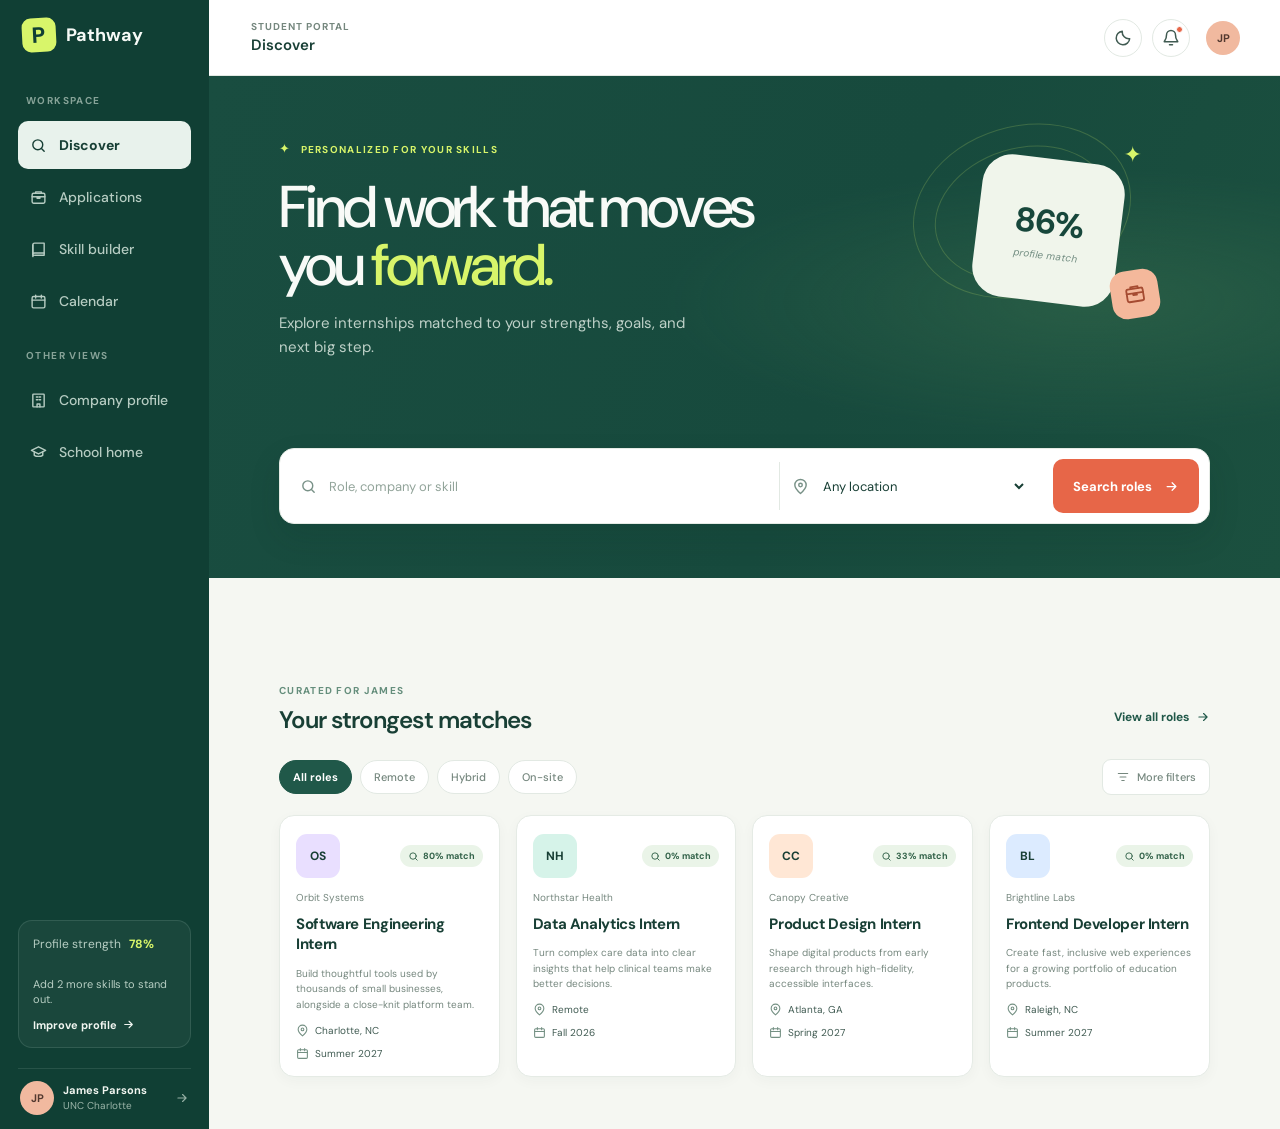
<file: index.html>
<!doctype html>
<html lang="en">
<head>
  <meta charset="utf-8">
  <meta name="viewport" content="width=device-width, initial-scale=1">
  <title>Pathway — Student Portal</title>
  <link rel="preconnect" href="https://fonts.googleapis.com">
  <link href="https://fonts.googleapis.com/css2?family=DM+Sans:opsz,wght@9..40,400;9..40,500;9..40,700&display=swap" rel="stylesheet">
  <link rel="stylesheet" href="styles.css">
</head>
<body>
  <div id="app"></div>
  <script src="confetti.js"></script>
  <script src="app.js"></script>
</body>
</html>
</file>
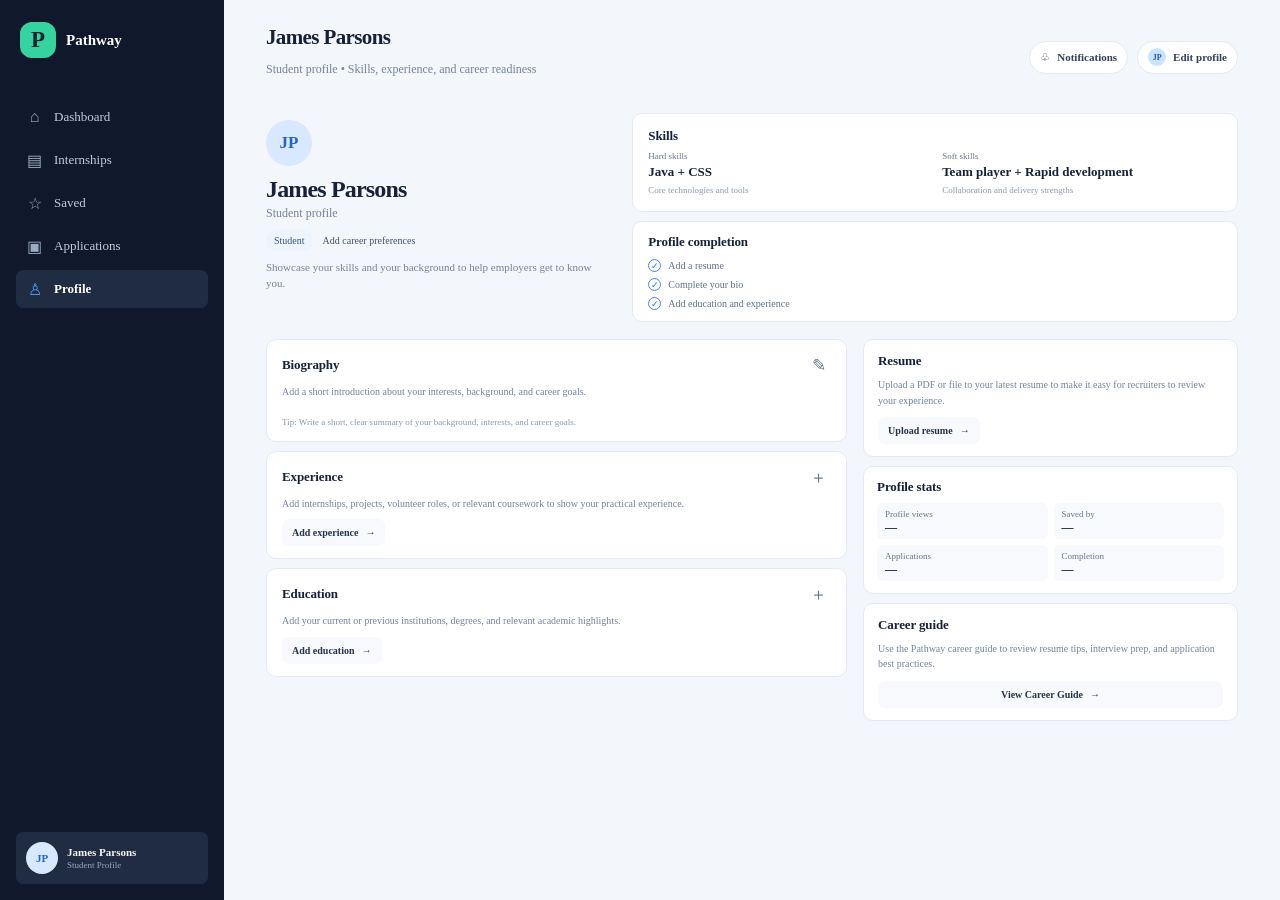
<file: profile-mockup.html>
<!doctype html>
<html lang="en">
<head>
  <meta charset="utf-8">
  <meta name="viewport" content="width=device-width, initial-scale=1">
  <meta name="description" content="Pathway student profile mockup">
  <title>My Profile — Pathway</title>
  <link rel="preconnect" href="https://fonts.googleapis.com">
  <link rel="preconnect" href="https://fonts.gstatic.com" crossorigin>
  <link href="https://fonts.googleapis.com/css2?family=DM+Sans:wght@400;500;600;700&display=swap" rel="stylesheet">
  <link rel="stylesheet" href="profile-mockup.css">
  <script src="profile-mockup.js" defer></script>
  <script src="confetti.js" defer></script>
</head>
<body>
  <div class="app-shell">
    <aside class="sidebar" aria-label="Main navigation">
      <a class="brand" href="index.html" aria-label="Pathway home">
        <span class="brand-mark" aria-hidden="true">P</span>
        <span>Pathway</span>
      </a>
      <nav class="navigation">
        <a class="nav-link" href="index.html"><span class="nav-icon" aria-hidden="true">⌂</span>Dashboard</a>
        <a class="nav-link" href="index.html"><span class="nav-icon" aria-hidden="true">▤</span>Internships</a>
        <a class="nav-link" href="index.html"><span class="nav-icon" aria-hidden="true">☆</span>Saved</a>
        <a class="nav-link" href="index.html"><span class="nav-icon" aria-hidden="true">▣</span>Applications</a>
        <a class="nav-link active" href="profile-mockup.html" aria-current="page"><span class="nav-icon" aria-hidden="true">♙</span>Profile</a>
      </nav>
      <div class="sidebar-account">
        <span class="avatar avatar-small" aria-hidden="true">JP</span>
        <span class="sidebar-account__text"><strong data-name>James Parsons</strong><small>Student Profile</small></span>
      </div>
    </aside>
 
    <main class="main-content">
      <header class="page-header">
        <div>
          <h1 data-name>James Parsons</h1>
          <p>Student profile <span aria-hidden="true">•</span> Skills, experience, and career readiness</p>
        </div>
        <div class="header-actions">
          <button class="button button-light button-compact" type="button" data-action="notifications">
            <span aria-hidden="true">♧</span> Notifications
          </button>
          <button class="button button-light button-compact" type="button" data-action="edit-profile">
            <span class="button-avatar" aria-hidden="true">JP</span> Edit profile
          </button>
        </div>
      </header>
 
      <div class="profile-layout">
        <section class="profile-overview" aria-label="Profile overview">
          <div class="identity">
            <span class="avatar avatar-large" aria-hidden="true">JP</span>
            <h2 data-name>James Parsons</h2>
            <p class="muted" data-school>Student profile</p>
            <div class="identity-actions">
              <span class="tag">Student</span>
              <button class="text-button" type="button" data-action="edit-profile">Add career preferences</button>
            </div>
            <p class="identity-hint">Showcase your skills and your background to help employers get to know you.</p>
          </div>
 
          <div class="overview-cards">
            <section class="panel skills-panel" aria-labelledby="skills-title">
              <h3 id="skills-title">Skills</h3>
              <div class="skills-columns">
                <div>
                  <p class="field-label">Hard skills</p>
                  <p class="skill-values" data-hard-skills>Java + CSS</p>
                  <p class="helper-text">Core technologies and tools</p>
                </div>
                <div>
                  <p class="field-label">Soft skills</p>
                  <p class="skill-values" data-soft-skills>Team player + Rapid development</p>
                  <p class="helper-text">Collaboration and delivery strengths</p>
                </div>
              </div>
            </section>
 
            <section class="panel completion-panel" aria-labelledby="completion-title">
              <h3 id="completion-title">Profile completion</h3>
              <ul class="completion-list">
                <li class="is-complete"><span class="check" aria-hidden="true">✓</span><span>Add a resume</span></li>
                <li class="is-complete"><span class="check" aria-hidden="true">✓</span><span>Complete your bio</span></li>
                <li class="is-complete"><span class="check" aria-hidden="true">✓</span><span>Add education and experience</span></li>
              </ul>
            </section>
          </div>
        </section>
 
        <div class="detail-grid">
          <div class="detail-main">
            <section class="panel detail-panel" aria-labelledby="bio-title">
              <div class="section-heading">
                <h3 id="bio-title">Biography</h3>
                <button class="icon-button" type="button" aria-label="Edit biography" data-action="edit-profile">✎</button>
              </div>
              <p class="detail-copy" data-bio>Add a short introduction about your interests, background, and career goals.</p>
              <div class="preferences" data-preferences hidden></div>
              <p class="helper-text">Tip: Write a short, clear summary of your background, interests, and career goals.</p>
            </section>
 
            <section class="panel detail-panel" aria-labelledby="experience-title">
              <div class="section-heading">
                <h3 id="experience-title">Experience</h3>
                <button class="icon-button" type="button" aria-label="Add experience" data-action="add-experience">＋</button>
              </div>
              <div data-experience-list>
                <p class="detail-copy">Add internships, projects, volunteer roles, or relevant coursework to show your practical experience.</p>
              </div>
              <button class="button button-subtle button-small" type="button" data-action="add-experience">Add experience <span aria-hidden="true">→</span></button>
            </section>
 
            <section class="panel detail-panel" aria-labelledby="education-title">
              <div class="section-heading">
                <h3 id="education-title">Education</h3>
                <button class="icon-button" type="button" aria-label="Add education" data-action="add-education">＋</button>
              </div>
              <div data-education-list>
                <p class="detail-copy">Add your current or previous institutions, degrees, and relevant academic highlights.</p>
              </div>
              <button class="button button-subtle button-small" type="button" data-action="add-education">Add education <span aria-hidden="true">→</span></button>
            </section>
          </div>
 
          <aside class="detail-aside" aria-label="Profile resources">
            <section class="panel resource-panel" aria-labelledby="resume-title">
              <h3 id="resume-title">Resume</h3>
              <p class="detail-copy" data-resume-copy>Upload a PDF or file to your latest resume to make it easy for recruiters to review your experience.</p>
              <label class="button button-subtle button-small upload-button" for="resume-upload">Upload resume <span aria-hidden="true">→</span></label>
              <input id="resume-upload" class="visually-hidden" type="file" accept=".pdf,.doc,.docx">
            </section>
 
            <section class="panel stats-panel" aria-labelledby="stats-title">
              <h3 id="stats-title">Profile stats</h3>
              <div class="stats-grid">
                <div class="stat"><span>Profile views</span><strong>—</strong></div>
                <div class="stat"><span>Saved by</span><strong>—</strong></div>
                <div class="stat"><span>Applications</span><strong>—</strong></div>
                <div class="stat"><span>Completion</span><strong>—</strong></div>
              </div>
            </section>
 
            <section class="panel resource-panel career-panel" aria-labelledby="career-title">
              <h3 id="career-title">Career guide</h3>
              <p class="detail-copy">Use the Pathway career guide to review resume tips, interview prep, and application best practices.</p>
              <button class="button button-subtle button-small career-button" type="button" data-action="career-guide">View Career Guide <span aria-hidden="true">→</span></button>
            </section>
          </aside>
        </div>
      </div>
      <div class="toast" role="status" aria-live="polite" hidden></div>
    </main>
  </div>
 
  <dialog class="edit-dialog" aria-labelledby="dialog-title">
    <form method="dialog" class="dialog-form" id="profile-form">
      <div class="dialog-heading">
        <div><p class="eyebrow">Your Pathway profile</p><h2 id="dialog-title">Edit profile</h2></div>
        <button class="icon-button" type="button" aria-label="Close dialog" data-action="close-dialog">×</button>
      </div>
      <div class="form-fields" data-form-fields></div>
      <div class="dialog-actions">
        <button class="button button-light" type="button" data-action="close-dialog">Cancel</button>
        <button class="button button-primary" type="submit">Save changes</button>
      </div>
    </form>
  </dialog>
</body>
</html>
</file>
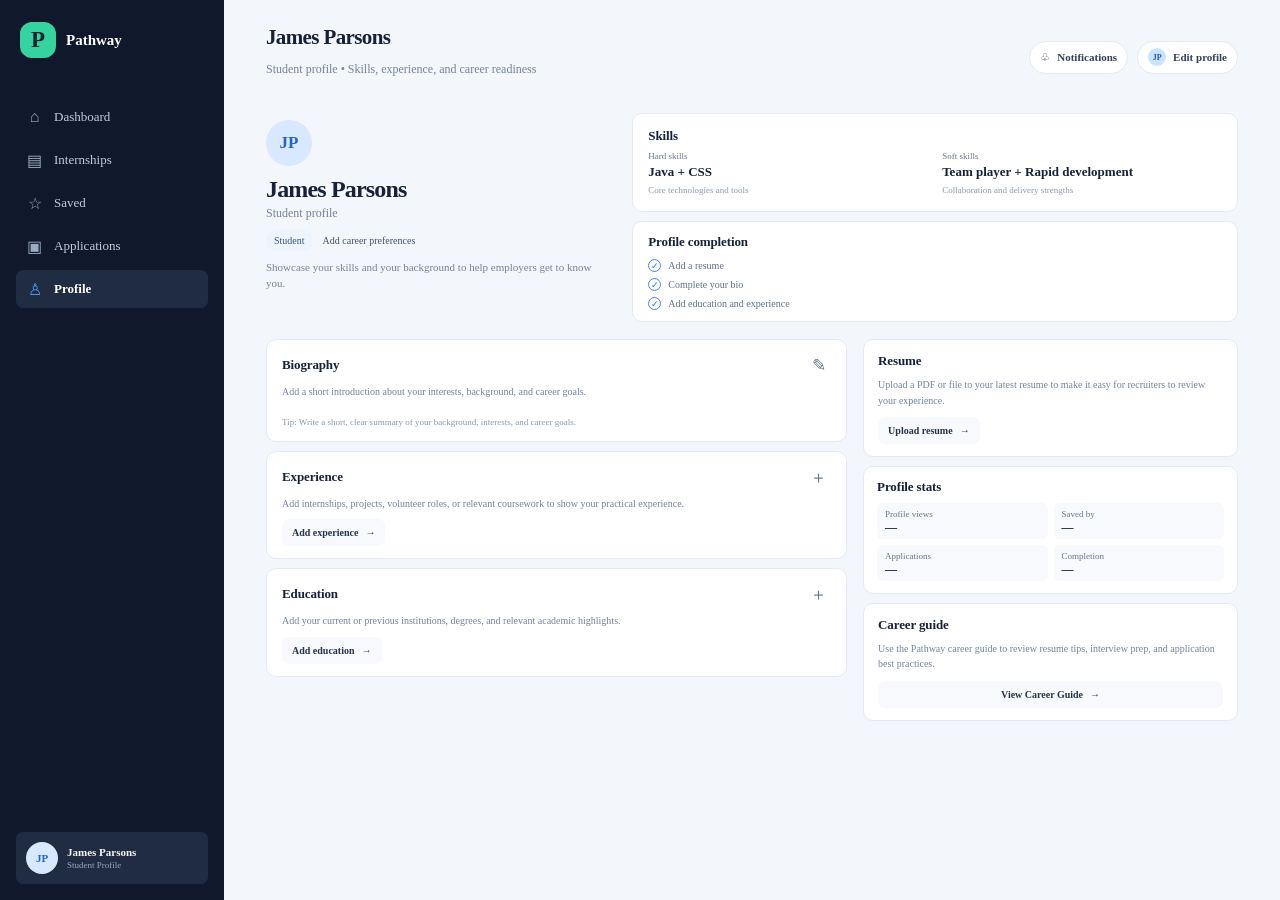
<file: profile-skill-mockup.html>
<!doctype html>
<html lang="en">
<head>
  <meta charset="utf-8">
  <meta name="viewport" content="width=device-width, initial-scale=1">
  <meta name="description" content="Pathway student profile mockup">
  <title>My Profile — Pathway</title>
  <link rel="preconnect" href="https://fonts.googleapis.com">
  <link rel="preconnect" href="https://fonts.gstatic.com" crossorigin>
  <link href="https://fonts.googleapis.com/css2?family=DM+Sans:wght@400;500;600;700&display=swap" rel="stylesheet">
  <link rel="stylesheet" href="profile-mockup.css">
  <script src="profile-mockup.js" defer></script>
  <script src="confetti.js" defer></script>
</head>
<body>
  <div class="app-shell">
    <aside class="sidebar" aria-label="Main navigation">
      <a class="brand" href="index.html" aria-label="Pathway home">
        <span class="brand-mark" aria-hidden="true">P</span>
        <span>Pathway</span>
      </a>
      <nav class="navigation">
        <a class="nav-link" href="index.html"><span class="nav-icon" aria-hidden="true">⌂</span>Dashboard</a>
        <a class="nav-link" href="index.html"><span class="nav-icon" aria-hidden="true">▤</span>Internships</a>
        <a class="nav-link" href="index.html"><span class="nav-icon" aria-hidden="true">☆</span>Saved</a>
        <a class="nav-link" href="index.html"><span class="nav-icon" aria-hidden="true">▣</span>Applications</a>
        <a class="nav-link active" href="profile-mockup.html" aria-current="page"><span class="nav-icon" aria-hidden="true">♙</span>Profile</a>
      </nav>
      <div class="sidebar-account">
        <span class="avatar avatar-small" aria-hidden="true">JP</span>
        <span class="sidebar-account__text"><strong data-name>James Parsons</strong><small>Student Profile</small></span>
      </div>
    </aside>
 
    <main class="main-content">
      <header class="page-header">
        <div>
          <h1 data-name>James Parsons</h1>
          <p>Student profile <span aria-hidden="true">•</span> Skills, experience, and career readiness</p>
        </div>
        <div class="header-actions">
          <button class="button button-light button-compact" type="button" data-action="notifications">
            <span aria-hidden="true">♧</span> Notifications
          </button>
          <button class="button button-light button-compact" type="button" data-action="edit-profile">
            <span class="button-avatar" aria-hidden="true">JP</span> Edit profile
          </button>
        </div>
      </header>
 
      <div class="profile-layout">
        <section class="profile-overview" aria-label="Profile overview">
          <div class="identity">
            <span class="avatar avatar-large" aria-hidden="true">JP</span>
            <h2 data-name>James Parsons</h2>
            <p class="muted" data-school>Student profile</p>
            <div class="identity-actions">
              <span class="tag">Student</span>
              <button class="text-button" type="button" data-action="edit-profile">Add career preferences</button>
            </div>
            <p class="identity-hint">Showcase your skills and your background to help employers get to know you.</p>
          </div>
 
          <div class="overview-cards">
            <section class="panel skills-panel" aria-labelledby="skills-title">
              <h3 id="skills-title">Skills</h3>
              <div class="skills-columns">
                <div>
                  <p class="field-label">Hard skills</p>
                  <p class="skill-values" data-hard-skills>Java + CSS</p>
                  <p class="helper-text">Core technologies and tools</p>
                </div>
                <div>
                  <p class="field-label">Soft skills</p>
                  <p class="skill-values" data-soft-skills>Team player + Rapid development</p>
                  <p class="helper-text">Collaboration and delivery strengths</p>
                </div>
              </div>
            </section>
 
            <section class="panel completion-panel" aria-labelledby="completion-title">
              <h3 id="completion-title">Profile completion</h3>
              <ul class="completion-list">
                <li class="is-complete"><span class="check" aria-hidden="true">✓</span><span>Add a resume</span></li>
                <li class="is-complete"><span class="check" aria-hidden="true">✓</span><span>Complete your bio</span></li>
                <li class="is-complete"><span class="check" aria-hidden="true">✓</span><span>Add education and experience</span></li>
              </ul>
            </section>
          </div>
        </section>
 
        <div class="detail-grid">
          <div class="detail-main">
            <section class="panel detail-panel" aria-labelledby="bio-title">
              <div class="section-heading">
                <h3 id="bio-title">Biography</h3>
                <button class="icon-button" type="button" aria-label="Edit biography" data-action="edit-profile">✎</button>
              </div>
              <p class="detail-copy" data-bio>Add a short introduction about your interests, background, and career goals.</p>
              <div class="preferences" data-preferences hidden></div>
              <p class="helper-text">Tip: Write a short, clear summary of your background, interests, and career goals.</p>
            </section>
 
            <section class="panel detail-panel" aria-labelledby="experience-title">
              <div class="section-heading">
                <h3 id="experience-title">Experience</h3>
                <button class="icon-button" type="button" aria-label="Add experience" data-action="add-experience">＋</button>
              </div>
              <div data-experience-list>
                <p class="detail-copy">Add internships, projects, volunteer roles, or relevant coursework to show your practical experience.</p>
              </div>
              <button class="button button-subtle button-small" type="button" data-action="add-experience">Add experience <span aria-hidden="true">→</span></button>
            </section>
 
            <section class="panel detail-panel" aria-labelledby="education-title">
              <div class="section-heading">
                <h3 id="education-title">Education</h3>
                <button class="icon-button" type="button" aria-label="Add education" data-action="add-education">＋</button>
              </div>
              <div data-education-list>
                <p class="detail-copy">Add your current or previous institutions, degrees, and relevant academic highlights.</p>
              </div>
              <button class="button button-subtle button-small" type="button" data-action="add-education">Add education <span aria-hidden="true">→</span></button>
            </section>
          </div>
 
          <aside class="detail-aside" aria-label="Profile resources">
            <section class="panel resource-panel" aria-labelledby="resume-title">
              <h3 id="resume-title">Resume</h3>
              <p class="detail-copy" data-resume-copy>Upload a PDF or file to your latest resume to make it easy for recruiters to review your experience.</p>
              <label class="button button-subtle button-small upload-button" for="resume-upload">Upload resume <span aria-hidden="true">→</span></label>
              <input id="resume-upload" class="visually-hidden" type="file" accept=".pdf,.doc,.docx">
            </section>
 
            <section class="panel stats-panel" aria-labelledby="stats-title">
              <h3 id="stats-title">Profile stats</h3>
              <div class="stats-grid">
                <div class="stat"><span>Profile views</span><strong>—</strong></div>
                <div class="stat"><span>Saved by</span><strong>—</strong></div>
                <div class="stat"><span>Applications</span><strong>—</strong></div>
                <div class="stat"><span>Completion</span><strong>—</strong></div>
              </div>
            </section>
 
            <section class="panel resource-panel career-panel" aria-labelledby="career-title">
              <h3 id="career-title">Career guide</h3>
              <p class="detail-copy">Use the Pathway career guide to review resume tips, interview prep, and application best practices.</p>
              <button class="button button-subtle button-small career-button" type="button" data-action="career-guide">View Career Guide <span aria-hidden="true">→</span></button>
            </section>
          </aside>
        </div>
      </div>
      <div class="toast" role="status" aria-live="polite" hidden></div>
    </main>
  </div>
 
  <dialog class="edit-dialog" aria-labelledby="dialog-title">
    <form method="dialog" class="dialog-form" id="profile-form">
      <div class="dialog-heading">
        <div><p class="eyebrow">Your Pathway profile</p><h2 id="dialog-title">Edit profile</h2></div>
        <button class="icon-button" type="button" aria-label="Close dialog" data-action="close-dialog">×</button>
      </div>
      <div class="form-fields" data-form-fields></div>
      <div class="dialog-actions">
        <button class="button button-light" type="button" data-action="close-dialog">Cancel</button>
        <button class="button button-primary" type="submit">Save changes</button>
      </div>
    </form>
  </dialog>
</body>
</html>
</file>
<file: styles.css>
:root {
  --bg: #F5F7F2;
  --surface: #FFFFFF;
  --ink: #183F35;
  --ink-2: #405B52;
  --muted: #75877E;
  --line: #E2E9E3;
  --soft: #EEF3EF;
  --accent: #205849;
  --accent-dark: #123F34;
  --accent-soft: #E5F1EB;
  --warn: #A55225;
  --warn-soft: #FBEADD;
  --control-border: #D9E2DC;
  --field-border: #D9E2DC;
  --nav-hover: #25594D;
  --sidebar: #103F34;
  --highlight: #D8F56A;
  --coral: #E76648;
  --coral-hover: #D9573A;
  --card-shadow: 0 8px 26px rgba(24, 63, 53, .045);
  --avatar-bg: #CFE6F5;
  --avatar-ink: #1E5A84;
  color-scheme: light;
}

:root[data-theme="dark"] {
  --bg: #151E1A;
  --surface: #202B25;
  --ink: #EAF2EB;
  --ink-2: #C2D2C7;
  --muted: #9BAEA2;
  --line: #36483D;
  --soft: #2B3A31;
  --accent: #8AD5A8;
  --accent-dark: #B5E8C7;
  --accent-soft: #263D30;
  --warn: #FFC18F;
  --warn-soft: #493426;
  --control-border: #45574A;
  --field-border: #45574A;
  --nav-hover: #25594D;
  --sidebar: #0C3028;
  --highlight: #D8F56A;
  --coral: #E76648;
  --coral-hover: #D9573A;
  --card-shadow: 0 8px 26px rgba(0, 0, 0, .14);
  --avatar-bg: #294354;
  --avatar-ink: #B4DDF5;
  color-scheme: dark;
}

* { box-sizing: border-box; }
body { margin: 0; min-height: 100vh; background: var(--bg); color: var(--ink); font-family: 'DM Sans', system-ui, sans-serif; }
button, input, select, textarea { font: inherit; color: inherit; }
h1, h2, p { margin: 0; }
a { color: var(--accent); }

.sr-only { position: absolute; width: 1px; height: 1px; overflow: hidden; clip: rect(0 0 0 0); white-space: nowrap; }

/* Layout */
.shell { min-height: 100vh; display: flex; align-items: stretch; position: relative; }
.sidebar { flex: 0 0 clamp(170px, 16.3vw, 248px); width: clamp(170px, 16.3vw, 248px); min-height: 100vh; padding: 18px 18px 14px; background: var(--sidebar); color: #E9F1EB; display: flex; flex-direction: column; gap: 4px; }
.brand { display: flex; align-items: center; gap: 10px; padding: 0 4px 24px; font-weight: 700; font-size: 18px; color: #F6FAF6; border: 0; background: transparent; cursor: pointer; text-align: left; }
.brand-mark { width: 34px; height: 34px; display: grid; place-items: center; border-radius: 9px; background: var(--highlight); color: var(--sidebar); font-size: 22px; font-weight: 800; transform: rotate(-3deg); }
.nav-label { font-size: 12px; font-weight: 700; letter-spacing: .06em; text-transform: uppercase; color: var(--muted); padding: 8px 12px; }
.nav-label.spaced { padding-top: 20px; }
.content { flex: 999 1 560px; min-width: 0; display: flex; flex-direction: column; }
.topbar { min-height: 76px; display: flex; align-items: center; justify-content: space-between; gap: 16px; padding: 12px 42px; border-bottom: 1px solid var(--line); background: var(--surface); }
.topbar-title { display: flex; flex-direction: column; gap: 2px; }
.topbar-title > span { font-size: 10px; color: var(--muted); font-weight: 700; letter-spacing: .1em; text-transform: uppercase; }
.crumb { font-size: 15px; color: var(--ink); font-weight: 600; }
main { padding: 32px; max-width: 1200px; width: 100%; }
.stack { display: flex; flex-direction: column; gap: 20px; }
.stack-sm { display: flex; flex-direction: column; gap: 12px; }
.grid { display: grid; grid-template-columns: repeat(auto-fit, minmax(240px, 1fr)); gap: 20px; align-items: start; }
.grid-wide { display: grid; grid-template-columns: repeat(auto-fit, minmax(280px, 1fr)); gap: 20px; align-items: start; }
.row { display: flex; gap: 12px; flex-wrap: wrap; align-items: center; }
.between { justify-content: space-between; }

/* Components */
.card { background: var(--surface); border: 1px solid var(--line); border-radius: 14px; padding: 24px; }
.card.lg { padding: 32px; }
.btn { display: inline-flex; align-items: center; justify-content: center; gap: 8px; min-height: 44px; padding: 0 18px; border-radius: 10px; border: 1px solid var(--control-border); background: var(--surface); cursor: pointer; font-weight: 500; }
.btn:hover { background: var(--soft); }
.btn-primary { background: var(--accent); border-color: var(--accent); color: #fff; }
.btn-primary:hover { background: var(--accent-dark); }
.link { background: none; border: 0; padding: 0; min-height: 44px; color: var(--accent); font-weight: 500; cursor: pointer; text-decoration: underline; text-underline-offset: 3px; text-align: left; }
.link.tight { min-height: 32px; }
.nav { display: flex; align-items: center; gap: 12px; width: 100%; min-height: 44px; padding: 0 12px; border: 0; border-radius: 10px; background: transparent; cursor: pointer; text-align: left; font-weight: 500; }
.nav:hover { background: var(--nav-hover); }
.nav.active { background: var(--accent-soft); color: var(--accent-dark); }
.chip { display: inline-flex; align-items: center; gap: 6px; padding: 4px 10px; border-radius: 999px; background: var(--soft); font-size: 14px; }
.chip.ok { background: var(--accent-soft); color: var(--accent-dark); }
.chip.warn { background: var(--warn-soft); color: var(--warn); }
.chip.big { padding: 10px 16px; font-weight: 500; }
.chips { display: flex; flex-wrap: wrap; gap: 8px; }
.field { min-height: 44px; padding: 0 12px; border: 1px solid var(--field-border); border-radius: 10px; background: var(--surface); width: 100%; }
.label { font-weight: 500; }
.muted { color: var(--muted); }
.body { line-height: 1.6; color: var(--ink-2); }
.eyebrow { font-size: 13px; font-weight: 700; text-transform: uppercase; letter-spacing: .05em; color: var(--muted); }
.match { font-size: 14px; font-weight: 500; color: var(--accent); }

.row-btn { display: flex; gap: 16px; align-items: flex-start; width: 100%; text-align: left; padding: 20px; border: 1px solid var(--line); border-radius: 14px; background: var(--surface); cursor: pointer; }
.row-btn:hover { border-color: var(--accent); }
.row-btn.col { flex-direction: column; gap: 12px; }
.logo { flex: none; border-radius: 12px; display: flex; align-items: center; justify-content: center; font-weight: 700; }
.avatar { flex: none; border-radius: 50%; background: var(--avatar-bg); display: flex; align-items: center; justify-content: center; color: var(--avatar-ink); font-weight: 700; }

.toast { margin: 20px 32px 0; padding: 12px 16px; border-radius: 12px; background: var(--accent-soft); color: var(--accent-dark); display: flex; align-items: center; justify-content: space-between; gap: 12px; font-weight: 500; }
.toast .link { color: var(--accent-dark); }

.skill-row { display: flex; align-items: center; justify-content: space-between; gap: 12px; padding: 10px 0; border-top: 1px solid var(--line); }

/* Calendar */
.cal-head, .cal-grid { display: grid; grid-template-columns: repeat(7, minmax(0, 1fr)); gap: 6px; }
.cal-head { font-size: 13px; font-weight: 700; color: var(--muted); text-align: center; }
.day { aspect-ratio: 1 / 1; min-height: 44px; border: 1px solid var(--line); border-radius: 10px; background: var(--surface); cursor: pointer; display: flex; flex-direction: column; align-items: flex-start; justify-content: space-between; padding: 8px; font-weight: 500; }
.day:hover { border-color: var(--accent); }
.day.today { border-color: var(--ink); }
.day.selected { background: var(--accent); color: #fff; border-color: var(--accent); }
.dot { width: 8px; height: 8px; border-radius: 50%; background: var(--accent); }
.day.selected .dot { background: #fff; }
.event { padding: 12px; border-radius: 10px; background: var(--accent-soft); }
.mini { display: grid; grid-template-columns: repeat(7, minmax(0, 1fr)); gap: 2px; font-size: 13px; text-align: center; }
.mini span { padding: 6px 0; border-radius: 6px; }
.mini .has { background: var(--accent-soft); color: var(--accent-dark); font-weight: 700; }
.mini .today { outline: 1px solid var(--ink); }
.note { padding: 12px; border-radius: 10px; background: var(--soft); line-height: 1.5; }

/* Modal */
.overlay { position: fixed; inset: 0; background: rgba(27, 29, 26, .45); display: flex; align-items: flex-start; justify-content: center; padding: 96px 16px; }
.modal { width: 100%; max-width: 480px; }
.chip-x { border: 0; background: transparent; cursor: pointer; width: 28px; height: 28px; border-radius: 50%; }
.chip-x:hover { background: rgba(0, 0, 0, .08); }

@media (max-width: 640px) {
  main { padding: 20px 16px; }
  .topbar { padding: 12px 16px; }
  .topbar-actions { gap: 8px; }
  .topbar-actions .btn { padding-right: 10px; padding-left: 10px; }
  .toast { margin: 16px 16px 0; }
}

/* Pathway discovery shell */
.nav-label { color: #87A398; font-size: 10px; letter-spacing: .14em; padding: 14px 8px 10px; }
.nav-label.spaced { padding-top: 20px; }
.nav {
  color: #B6CCC2;
  min-height: 48px;
  gap: 12px;
  padding: 0 12px;
  font-size: 14px;
  font-weight: 500;
}
.nav svg { width: 17px; height: 17px; flex: none; }
.nav:hover { color: #fff; background: var(--nav-hover); }
.nav.active { color: #173F35; background: #E8F2EC; font-weight: 700; }
.sidebar-spacer { flex: 1 1 auto; min-height: 20px; }
.profile-strength {
  display: flex;
  flex-direction: column;
  gap: 10px;
  margin: 0 0 16px;
  padding: 15px 14px;
  border: 1px solid rgba(200, 230, 215, .13);
  border-radius: 14px;
  color: #B7CEC3;
  background: rgba(255, 255, 255, .045);
  text-align: left;
  cursor: pointer;
}
.profile-strength:hover { background: rgba(255, 255, 255, .09); }
.profile-strength__heading { display: flex; justify-content: space-between; gap: 8px; font-size: 12px; }
.profile-strength__heading strong { color: var(--highlight); }
.profile-strength__track { height: 5px; overflow: hidden; border-radius: 99px; background: rgba(255, 255, 255, .16); }
.profile-strength__track span { display: block; height: 100%; border-radius: inherit; background: var(--highlight); }
.profile-strength__hint { max-width: 170px; font-size: 11px; line-height: 1.4; }
.profile-strength__link { display: inline-flex; align-items: center; gap: 5px; color: #F1F6F1; font-size: 11px; font-weight: 700; }
.profile-strength__link svg { width: 13px; height: 13px; }
.sidebar-user {
  display: flex;
  align-items: center;
  gap: 9px;
  width: 100%;
  min-width: 0;
  padding: 12px 2px 0;
  border: 0;
  border-top: 1px solid rgba(200, 230, 215, .12);
  color: #F1F6F1;
  background: transparent;
  text-align: left;
  cursor: pointer;
}
.user-initials, .topbar-avatar span { display: grid; place-items: center; flex: none; border-radius: 50%; background: #F1B99F; color: #53392F; font-size: 11px; font-weight: 700; }
.user-initials { width: 34px; height: 34px; }
.sidebar-user__copy { display: flex; flex: 1; min-width: 0; flex-direction: column; gap: 2px; }
.sidebar-user__copy strong { overflow: hidden; font-size: 11px; text-overflow: ellipsis; white-space: nowrap; }
.sidebar-user__copy small { color: #9BB5A9; font-size: 10px; }
.sidebar-user > svg { width: 14px; height: 14px; color: #95B0A4; }
.topbar-actions { gap: 10px; }
.icon-button, .topbar-avatar {
  position: relative;
  display: grid;
  flex: none;
  width: 38px;
  height: 38px;
  place-items: center;
  border: 1px solid var(--line);
  border-radius: 50%;
  background: var(--surface);
  color: var(--ink-2);
  cursor: pointer;
}
.icon-button:hover, .topbar-avatar:hover { border-color: var(--accent); background: var(--soft); }
.icon-button svg { width: 18px; height: 18px; }
.topbar-avatar { border: 0; background: transparent; }
.topbar-avatar span { width: 34px; height: 34px; font-size: 11px; }
.notification-dot { position: absolute; top: 6px; right: 6px; width: 7px; height: 7px; border: 1px solid var(--surface); border-radius: 50%; background: #E76648; }
.app-main { width: 100%; max-width: 1280px; margin: 0 auto; padding: 38px 42px 56px; }
.card { box-shadow: var(--card-shadow); }
.btn-primary { color: #fff; }
.toast { margin: 16px 42px 0; }

/* Discovery screen */
.discover-main { width: 100%; max-width: none; padding: 0; }
.discover-page { min-height: calc(100vh - 76px); background: var(--bg); }
.discover-hero {
  position: relative;
  overflow: hidden;
  padding: 64px clamp(36px, 5.5vw, 84px) 0;
  padding-bottom: 90px !important;
  color: #F3F8F3;
  background:
    radial-gradient(ellipse at 82% 45%, rgba(84, 138, 91, .26), transparent 34%),
    linear-gradient(113deg, #194D40 0%, #174A3D 58%, #1B503F 100%);
}
.discover-hero__copy { position: relative; z-index: 1; max-width: 620px; min-height: 290px; }
.hero-eyebrow, .section-eyebrow {
  color: #658E7C;
  font-size: 10px;
  font-weight: 700;
  letter-spacing: .13em;
  line-height: 1.4;
  text-transform: uppercase;
}
.hero-eyebrow { margin-bottom: 20px; color: var(--highlight); }
.hero-eyebrow span { padding-right: 6px; font-size: 13px; }
.discover-hero h1 {
  margin: 0;
  color: #F8FAF7;
  font-size: clamp(40px, 4.6vw, 72px);
  font-weight: 500;
  letter-spacing: -.055em;
  line-height: .99;
}
.discover-hero h1 span { color: var(--highlight); }
.hero-description { max-width: 440px; margin-top: 16px; color: #BED1C8; font-size: 15px; line-height: 1.6; }
.match-art { position: absolute; top: 36px; right: clamp(50px, 9vw, 140px); width: 270px; height: 216px; }
.match-art__orbit { position: absolute; top: 14px; left: 16px; width: 222px; height: 170px; border: 1px solid rgba(216, 245, 106, .19); border-radius: 50%; transform: rotate(-17deg); }
.match-art__orbit--two { top: 36px; left: 38px; width: 178px; height: 130px; }
.match-art__score {
  position: absolute;
  top: 47px;
  left: 82px;
  display: flex;
  width: 143px;
  height: 143px;
  flex-direction: column;
  align-items: center;
  justify-content: center;
  gap: 4px;
  border-radius: 30px;
  color: #17473B;
  background: #F0F5EB;
  transform: rotate(7deg);
}
.match-art__score strong { font-size: 34px; letter-spacing: -.04em; }
.match-art__score small { color: #718C80; font-size: 10px; font-style: italic; }
.match-art__star { position: absolute; top: 28px; right: 23px; color: var(--highlight); font-size: 22px; }
.match-art__briefcase { position: absolute; right: 6px; bottom: 10px; display: grid; width: 48px; height: 48px; place-items: center; border-radius: 15px; color: #A54B31; background: #F4B89B; transform: rotate(-9deg); }
.match-art__briefcase svg { width: 22px; height: 22px; }
.discover-search {
  position: relative;
  z-index: 2;
  display: flex;
  align-items: center;
  gap: 14px;
  min-height: 76px;
  margin: 18px 0 -36px;
  padding: 10px;
  border: 1px solid #E5EBE5;
  border-radius: 15px;
  background: var(--surface);
  box-shadow: 0 14px 32px rgba(8, 41, 31, .12);
}
.discover-search__keyword, .discover-search__location { display: flex; min-width: 0; align-items: center; gap: 10px; color: #789187; }
.discover-search__keyword { flex: 1 1 400px; padding: 0 10px; }
.discover-search__keyword svg, .discover-search__location svg { width: 17px; height: 17px; flex: none; }
.discover-search input, .discover-search select { width: 100%; min-width: 0; height: 48px; border: 0; outline: 0; color: var(--ink); background: transparent; font-size: 13px; }
.discover-search input::placeholder { color: #92A49A; }
.discover-search__location { flex: 0 1 260px; padding: 0 12px; border-left: 1px solid var(--line); }
.discover-search select { cursor: pointer; }
.search-submit {
  display: inline-flex;
  min-height: 54px;
  flex: none;
  align-items: center;
  justify-content: center;
  gap: 12px;
  padding: 0 20px;
  border: 0;
  border-radius: 10px;
  color: #fff;
  background: var(--coral);
  cursor: pointer;
  font-size: 13px;
  font-weight: 700;
}
.search-submit:hover { background: var(--coral-hover); }
.search-submit svg { width: 15px; height: 15px; }
.discover-body { padding: 106px clamp(36px, 5.5vw, 84px) 52px; }
.section-heading { display: flex; align-items: flex-end; justify-content: space-between; gap: 16px; margin-bottom: 24px; }
.section-heading h2 { margin-top: 6px; font-size: 24px; font-weight: 600; letter-spacing: -.04em; }
.text-action { display: inline-flex; min-height: 36px; align-items: center; gap: 7px; padding: 0; border: 0; color: var(--accent); background: transparent; cursor: pointer; font-size: 12px; font-weight: 700; white-space: nowrap; }
.text-action:hover { color: var(--coral); }
.text-action svg { width: 14px; height: 14px; }
.discovery-controls { display: flex; align-items: center; justify-content: space-between; gap: 16px; margin-bottom: 20px; }
.role-filters { display: flex; flex-wrap: wrap; gap: 8px; }
.role-filter, .more-filters {
  display: inline-flex;
  min-height: 34px;
  align-items: center;
  justify-content: center;
  gap: 7px;
  padding: 0 13px;
  border: 1px solid var(--line);
  border-radius: 999px;
  color: var(--muted);
  background: var(--surface);
  cursor: pointer;
  font-size: 11px;
  font-weight: 500;
}
.role-filter:hover, .more-filters:hover { border-color: #9BB8A9; color: var(--ink); }
.role-filter.is-active { border-color: var(--accent); color: #fff; background: var(--accent); font-weight: 700; }
.more-filters { min-height: 36px; border-radius: 9px; }
.more-filters svg { width: 14px; height: 14px; }
.extra-filters { display: flex; align-items: center; gap: 12px; margin: -4px 0 18px; padding: 14px; border: 1px solid var(--line); border-radius: 12px; background: var(--surface); }
.extra-filters label { color: var(--muted); font-size: 12px; font-weight: 600; }
.extra-filters select { min-height: 36px; padding: 0 30px 0 10px; border: 1px solid var(--field-border); border-radius: 8px; color: var(--ink); background: var(--surface); font: inherit; font-size: 12px; }
.internship-grid { display: grid; grid-template-columns: repeat(4, minmax(0, 1fr)); gap: 16px; align-items: stretch; }
.internship-card {
  display: flex;
  min-width: 0;
  min-height: 250px;
  flex-direction: column;
  align-items: stretch;
  gap: 10px;
  padding: 18px 16px 16px;
  border: 1px solid #E5EBE5;
  border-radius: 15px;
  color: var(--ink);
  background: var(--surface);
  box-shadow: 0 4px 14px rgba(24, 63, 53, .035);
  cursor: pointer;
  text-align: left;
  transition: border-color .16s ease, box-shadow .16s ease, transform .16s ease;
}
.internship-card:hover { transform: translateY(-2px); border-color: #9FC5B0; box-shadow: var(--card-shadow); }
.internship-card:focus-visible, .nav:focus-visible, .btn:focus-visible, .text-action:focus-visible, .role-filter:focus-visible { outline: 3px solid #B9D94C; outline-offset: 2px; }
.internship-card__top { display: flex; align-items: center; justify-content: space-between; gap: 6px; margin-bottom: 3px; }
.company-mark { display: grid; width: 44px; height: 44px; flex: none; place-items: center; border-radius: 11px; color: var(--ink); background: var(--company-tint); font-size: 12px; font-weight: 700; }
.match-badge { display: inline-flex; align-items: center; gap: 4px; padding: 5px 8px; border-radius: 99px; color: #316148; background: #EAF4E8; font-size: 9px; font-weight: 700; white-space: nowrap; }
.match-badge svg { width: 11px; height: 11px; }
.company-name { color: var(--muted); font-size: 10px; }
.internship-title { max-width: 230px; font-size: 15px; font-weight: 700; letter-spacing: -.025em; line-height: 1.35; }
.internship-summary { min-height: 48px; margin-top: 1px; color: var(--muted); font-size: 10px; line-height: 1.55; }
.internship-meta { display: flex; align-items: center; gap: 6px; color: var(--ink-2); font-size: 10px; }
.internship-meta svg { width: 13px; height: 13px; flex: none; color: #749083; }
.empty-state { display: flex; min-height: 180px; grid-column: 1 / -1; flex-direction: column; align-items: center; justify-content: center; gap: 12px; padding: 26px; border: 1px dashed var(--control-border); border-radius: 16px; color: var(--muted); text-align: center; }
.empty-state strong { color: var(--ink); font-size: 16px; }
.empty-state span { max-width: 420px; font-size: 13px; line-height: 1.5; }
.page-intro { display: flex; align-items: center; justify-content: space-between; gap: 20px; }
.page-intro h1 { margin: 5px 0 6px; font-size: 30px; letter-spacing: -.04em; }
.page-intro .muted { font-size: 14px; }
.application-card { display: flex; min-width: 0; flex-direction: column; gap: 18px; padding: 20px; border: 1px solid var(--line); border-radius: 15px; background: var(--surface); box-shadow: var(--card-shadow); }
.application-card__heading { display: flex; align-items: center; gap: 13px; }
.application-card__heading > span:last-child { display: flex; flex-direction: column; gap: 4px; }
.application-card__heading strong { font-size: 14px; }
.application-card__heading > span:last-child > span { color: var(--muted); font-size: 12px; }
.application-status { display: flex; align-items: center; gap: 7px; color: var(--accent); font-size: 11px; font-weight: 600; }
.application-status > span { width: 7px; height: 7px; border-radius: 50%; background: #53A77A; }
.skill-builder-card { display: flex; align-items: center; justify-content: space-between; gap: 20px; }
.skill-builder-card h2 { margin: 5px 0; font-size: 20px; }
.skill-builder-card p:last-child { font-size: 13px; }
.subheading { font-size: 18px; }
.course-list { display: flex; flex-direction: column; gap: 10px; }
.course-card { display: flex; align-items: center; gap: 14px; padding: 16px; border: 1px solid var(--line); border-radius: 13px; background: var(--surface); }
.course-card__icon { display: grid; width: 42px; height: 42px; flex: none; place-items: center; border-radius: 11px; color: var(--accent); background: var(--accent-soft); }
.course-card__icon svg { width: 20px; height: 20px; }
.course-card__copy { display: flex; flex: 1; flex-direction: column; gap: 4px; }
.course-card__copy strong { font-size: 13px; }
.course-card__copy span { color: var(--muted); font-size: 11px; }

@media (max-width: 1250px) {
  .internship-grid { grid-template-columns: repeat(3, minmax(0, 1fr)); }
  .match-art { right: 5vw; }
}
@media (max-width: 1000px) {
  .internship-grid { grid-template-columns: repeat(2, minmax(0, 1fr)); }
  .discover-hero { padding-right: 36px; padding-left: 36px; }
  .discover-body { padding-right: 36px; padding-left: 36px; }
  .match-art { display: none; }
  .app-main { padding: 30px 28px 44px; }
  .topbar { padding-right: 28px; padding-left: 28px; }
}
@media (max-width: 760px) {
  .shell { display: block; }
  .sidebar { position: static; width: 100%; min-height: 0; flex-direction: row; flex-wrap: wrap; align-items: center; gap: 4px; padding: 12px 16px 10px; }
  .brand { width: 100%; padding: 0 2px 8px; }
  .nav-label, .sidebar-spacer, .profile-strength, .sidebar-user { display: none; }
  .nav { width: auto; min-height: 40px; flex: none; padding: 0 10px; font-size: 12px; }
  .nav svg { width: 15px; height: 15px; }
  .topbar { min-height: 64px; padding: 10px 18px; }
  .app-main { padding: 26px 18px 38px; }
  .toast { margin: 12px 18px 0; }
  .discover-hero { padding: 42px 22px 0; }
  .discover-hero__copy { min-height: 202px; max-width: 530px; }
  .discover-hero h1 { font-size: clamp(38px, 8vw, 52px); }
  .hero-description { max-width: 380px; font-size: 13px; }
  .match-art { top: 25px; right: -15px; opacity: .48; transform: scale(.65); }
  .discover-search { flex-wrap: wrap; gap: 4px; margin-top: 12px; padding: 8px; }
  .discover-search__keyword { flex-basis: calc(100% - 8px); }
  .discover-search__location { flex: 1 1 130px; border-left: 0; }
  .discover-search input, .discover-search select { height: 42px; }
  .search-submit { min-height: 44px; padding: 0 13px; font-size: 11px; }
  .discover-body { padding: 76px 22px 38px; }
  .section-heading h2 { font-size: 21px; }
  .internship-grid { gap: 12px; }
  .internship-card { min-height: 250px; padding: 15px 13px; }
}
@media (max-width: 520px) {
  .nav { gap: 6px; padding: 0 8px; font-size: 11px; }
  .nav svg { display: none; }
  .topbar-title > span { font-size: 9px; }
  .crumb { font-size: 13px; }
  .icon-button, .topbar-avatar { width: 34px; height: 34px; }
  .topbar-avatar span { width: 30px; height: 30px; }
  .topbar-actions { gap: 6px; }
  .discover-hero { padding-right: 18px; padding-left: 18px; }
  .discover-hero__copy { min-height: 190px; }
  .discover-hero h1 { font-size: 38px; }
  .hero-eyebrow { font-size: 9px; }
  .match-art { right: -58px; opacity: .3; }
  .discover-search__keyword { flex-basis: 100%; }
  .discover-search__location { flex-basis: 110px; }
  .search-submit { flex: 1; }
  .discover-body { padding-right: 16px; padding-left: 16px; }
  .section-heading { align-items: flex-start; }
  .section-heading h2 { font-size: 19px; }
  .section-heading .text-action { font-size: 10px; }
  .discovery-controls { align-items: flex-start; flex-direction: column; }
  .more-filters { align-self: flex-end; }
  .internship-grid { grid-template-columns: 1fr; }
  .internship-card { min-height: 0; }
  .internship-summary { min-height: 0; }
  .skill-builder-card, .course-card { align-items: flex-start; flex-direction: column; }
  .course-card__copy { flex: none; }
}

/* Confetti (used by confetti.js) */
.confetti-layer {
  position: fixed;
  inset: 0;
  pointer-events: none;
  overflow: hidden;
  z-index: 9999;
}
.confetti-piece {
  position: absolute;
  top: -20px;
  width: var(--w);
  height: var(--h);
  background: var(--c);
  border-radius: 2px;
  opacity: 0;
  animation: confetti-fall var(--dur) cubic-bezier(.25,.6,.5,1) var(--delay) forwards;
}
.confetti-piece.round { border-radius: 50%; }
@keyframes confetti-fall {
  0%   { opacity: 1; transform: translate3d(0, 0, 0) rotate(0deg); }
  85%  { opacity: 1; }
  100% { opacity: 0; transform: translate3d(var(--drift), 105vh, 0) rotate(var(--spin)); }
}
</file>
<file: profile-mockup.css>
:root {
  font-family: Georgia, "Times New Roman", Times, serif;
  color: #172238;
  background: #f3f6fa;
  font-synthesis: none;
  text-rendering: optimizeLegibility;
  --ink: #172238;
  --muted: #74839b;
  --line: #e4eaf2;
  --panel: #fff;
  --blue: #2874f0;
  --sidebar: #10192b;
}
 
* { box-sizing: border-box; }
body { margin: 0; min-width: 320px; min-height: 100vh; background: #f3f6fa; }
button, input, textarea { font: inherit; }
button { color: inherit; }
button:focus-visible, a:focus-visible, input:focus-visible, textarea:focus-visible {
  outline: 3px solid #80b4ff;
  outline-offset: 2px;
}
 
.app-shell { display: flex; min-height: 100vh; }
.sidebar {
  position: sticky;
  top: 0;
  display: flex;
  flex: 0 0 224px;
  flex-direction: column;
  min-height: 100vh;
  padding: 22px 16px 16px;
  background: var(--sidebar);
  color: #f5f7fb;
}
.brand { display: flex; align-items: center; gap: 10px; padding: 0 4px; color: #fff; font-size: 15px; font-weight: 700; text-decoration: none; }
.brand-mark { display: grid; width: 36px; height: 36px; place-items: center; border-radius: 12px; background: #36d3a0; color: #0c2530; font-size: 23px; font-weight: 700; }
.navigation { display: grid; gap: 5px; margin-top: 40px; }
.nav-link { display: flex; align-items: center; gap: 12px; min-height: 38px; padding: 0 11px; border-radius: 7px; color: #c1ccdc; font-size: 13px; text-decoration: none; }
.nav-link:hover, .nav-link.active { background: #202c41; color: #fff; }
.nav-link.active { font-weight: 600; }
.nav-icon { display: inline-grid; width: 15px; place-items: center; color: #9cacc3; font-size: 16px; }
.nav-link.active .nav-icon { color: #4a96ff; }
.sidebar-account { display: flex; align-items: center; gap: 9px; margin-top: auto; padding: 10px; border-radius: 7px; background: #202c41; }
.sidebar-account__text { display: grid; gap: 2px; min-width: 0; }
.sidebar-account__text strong { overflow: hidden; font-size: 11px; text-overflow: ellipsis; white-space: nowrap; }
.sidebar-account__text small { color: #98a7bc; font-size: 9px; }
 
.main-content { width: min(100% - 224px, 1440px); flex: 1; margin: 0 auto; padding: 25px 42px 38px; }
.page-header { display: flex; align-items: center; justify-content: space-between; gap: 18px; margin-bottom: 24px; }
.page-header h1 { margin: 0 0 3px; font-size: 21px; line-height: 1.2; letter-spacing: -.03em; }
.page-header p { color: var(--muted); font-size: 12px; }
.header-actions { display: flex; flex: none; align-items: center; gap: 9px; }
.button { display: inline-flex; align-items: center; justify-content: center; gap: 7px; border: 1px solid transparent; border-radius: 7px; cursor: pointer; font-weight: 600; text-decoration: none; transition: background .15s, border-color .15s, transform .15s; }
.button:hover { transform: translateY(-1px); }
.button-compact { min-height: 33px; padding: 0 10px; border-radius: 18px; font-size: 11px; }
.button-light { border-color: var(--line); background: #fff; color: #334159; }
.button-light:hover { background: #f8faff; border-color: #cbd6e5; }
.button-avatar { display: grid; width: 18px; height: 18px; place-items: center; border-radius: 50%; background: #cae4ff; color: #1d5baa; font-size: 8px; }
.button-subtle { min-height: 28px; padding: 0 9px; background: #f7f9fc; color: #25334b; font-size: 10px; }
.button-subtle:hover { background: #edf3fa; }
.button-small { min-height: 27px; padding: 0 9px; font-size: 10px; }
.button-primary { min-height: 38px; padding: 0 15px; background: var(--blue); color: #fff; font-size: 13px; }
.button-primary:hover { background: #1c63d8; }
 
.profile-layout { display: grid; gap: 17px; }
.profile-overview { display: grid; grid-template-columns: minmax(210px, .87fr) minmax(0, 1.5fr); gap: 15px; align-items: start; }
.identity { padding: 7px 0 0; }
.avatar { display: grid; flex: none; place-items: center; border-radius: 50%; background: #d7e8ff; color: #2764c7; font-weight: 700; }
.avatar-large { width: 46px; height: 46px; margin-bottom: 9px; font-size: 17px; }
.avatar-small { width: 32px; height: 32px; font-size: 11px; }
.identity h2 { margin: 0 0 2px; font-size: 24px; line-height: 1.2; letter-spacing: -.035em; }
.muted { margin: 0; color: var(--muted); font-size: 12px; }
.identity-actions { display: flex; flex-wrap: wrap; align-items: center; gap: 6px; margin-top: 9px; }
.tag { display: inline-flex; min-height: 21px; align-items: center; padding: 0 8px; border-radius: 12px; background: #eef4fc; color: #36567e; font-size: 10px; }
.text-button { padding: 3px 4px; border: 0; background: none; color: #41536c; cursor: pointer; font-size: 10px; }
.text-button:hover { color: var(--blue); text-decoration: underline; }
.identity-hint { max-width: 330px; margin: 8px 0 0; color: var(--muted); font-size: 11px; line-height: 1.5; }
.overview-cards { display: grid; gap: 9px; }
.panel { min-width: 0; padding: 14px 15px; border: 1px solid var(--line); border-radius: 10px; background: var(--panel); }
.panel h3 { margin: 0; font-size: 13px; line-height: 1.3; letter-spacing: -.01em; }
.skills-columns { display: grid; grid-template-columns: 1fr 1fr; gap: 14px; margin-top: 6px; }
.field-label { margin: 0 0 2px; color: #697891; font-size: 9px; }
.skill-values { margin: 0; font-size: 13px; font-weight: 700; line-height: 1.4; }
.helper-text { margin: 3px 0 0; color: #8a98ad; font-size: 9px; line-height: 1.45; }
.completion-panel { padding-top: 12px; padding-bottom: 11px; }
.completion-list { display: grid; gap: 6px; margin: 8px 0 0; padding: 0; list-style: none; }
.completion-list li { display: flex; align-items: center; gap: 7px; color: #61728b; font-size: 10px; }
.check { display: grid; width: 13px; height: 13px; place-items: center; border: 1px solid #4386ff; border-radius: 50%; color: #2874f0; font-size: 9px; font-weight: 700; }
 
.detail-grid { display: grid; grid-template-columns: minmax(0, 1.55fr) minmax(235px, 1fr); gap: 16px; align-items: start; }
.detail-main, .detail-aside { display: grid; gap: 9px; }
.detail-panel { padding: 13px 15px 12px; }
.section-heading { display: flex; align-items: center; justify-content: space-between; gap: 10px; margin-bottom: 6px; }
.icon-button { display: inline-grid; width: 25px; height: 25px; flex: none; place-items: center; padding: 0; border: 0; border-radius: 6px; background: transparent; color: #63748c; cursor: pointer; font-size: 17px; }
.icon-button:hover { background: #f1f5fa; color: var(--blue); }
.detail-copy { margin: 0; color: #74839b; font-size: 10px; line-height: 1.55; }
.preferences { display: grid; gap: 5px; margin-top: 9px; }
.preferences p { display: grid; grid-template-columns: 105px 1fr; gap: 8px; margin: 0; color: #74839b; font-size: 10px; line-height: 1.5; }
.preferences strong { color: #4a5b74; font-weight: 600; }
.detail-panel > .helper-text { margin-top: 7px; }
.detail-panel > .button { margin-top: 8px; }
.resource-panel { padding: 13px 14px 12px; }
.resource-panel h3, .stats-panel h3 { margin-bottom: 7px; }
.resource-panel .button { margin-top: 9px; }
.upload-button { cursor: pointer; }
.upload-button:hover { background: #edf3fa; }
.stats-panel { padding: 12px 13px; }
.stats-grid { display: grid; grid-template-columns: 1fr 1fr; gap: 6px; }
.stat { display: grid; gap: 2px; min-height: 35px; padding: 6px 8px; border-radius: 6px; background: #f7f9fc; }
.stat span { color: #65758d; font-size: 9px; }
.stat strong { font-size: 12px; line-height: 1; }
.career-button { width: 100%; justify-content: center; }
.experience-entry, .education-entry { padding: 5px 0 0; }
.experience-entry + .experience-entry, .education-entry + .education-entry { margin-top: 8px; border-top: 1px solid var(--line); }
.entry-title { margin: 0; font-size: 11px; font-weight: 700; }
.entry-subtitle { margin: 2px 0 0; color: var(--muted); font-size: 9px; }
.toast { position: fixed; right: 24px; bottom: 24px; z-index: 3; max-width: min(380px, calc(100vw - 32px)); padding: 12px 16px; border: 1px solid #d5e5fb; border-radius: 9px; background: #fff; box-shadow: 0 8px 28px #17223820; color: #263b59; font-size: 12px; }
.toast[hidden] { display: none; }
 
.edit-dialog { width: min(520px, calc(100% - 32px)); max-height: min(90vh, 760px); padding: 0; overflow: auto; border: 1px solid var(--line); border-radius: 14px; color: var(--ink); box-shadow: 0 22px 70px #10192b38; }
.edit-dialog::backdrop { background: #10192b75; }
.dialog-form { padding: 22px; }
.dialog-heading { display: flex; align-items: flex-start; justify-content: space-between; gap: 14px; margin-bottom: 18px; }
.dialog-heading h2 { margin: 3px 0 0; font-size: 21px; }
.eyebrow { margin: 0; color: var(--muted); font-size: 10px; font-weight: 700; letter-spacing: .08em; text-transform: uppercase; }
.form-fields { display: grid; gap: 13px; }
.form-field { display: grid; gap: 5px; color: #465670; font-size: 11px; font-weight: 600; }
.form-field input, .form-field textarea { width: 100%; padding: 9px 10px; border: 1px solid #dce4ee; border-radius: 7px; background: #fff; color: var(--ink); font-size: 12px; font-weight: 400; }
.form-field textarea { min-height: 78px; resize: vertical; }
.form-field .field-hint { color: var(--muted); font-size: 10px; font-weight: 400; }
.dialog-actions { display: flex; justify-content: flex-end; gap: 8px; margin-top: 20px; }
.visually-hidden { position: absolute; width: 1px; height: 1px; padding: 0; overflow: hidden; clip: rect(0, 0, 0, 0); white-space: nowrap; clip-path: inset(50%); }
 
@media (min-width: 1500px) {
  .main-content { padding-right: 56px; padding-left: 56px; }
  .profile-layout { gap: 20px; }
  .detail-grid { gap: 20px; }
  .detail-main, .detail-aside { gap: 12px; }
}
@media (max-width: 950px) {
  .sidebar { flex-basis: 185px; }
  .main-content { width: calc(100% - 185px); padding: 22px 24px 32px; }
  .profile-overview { grid-template-columns: minmax(180px, .8fr) minmax(0, 1.35fr); }
  .detail-grid { grid-template-columns: minmax(0, 1.35fr) minmax(210px, .9fr); }
}
@media (max-width: 700px) {
  .app-shell { display: block; }
  .sidebar { position: static; min-height: 0; padding: 12px 14px; }
  .brand { padding-bottom: 10px; }
  .navigation { display: flex; gap: 4px; margin-top: 0; overflow-x: auto; }
  .nav-link { flex: none; min-height: 34px; padding: 0 9px; font-size: 11px; }
  .sidebar-account { display: none; }
  .main-content { width: 100%; padding: 20px 16px 28px; }
  .page-header { align-items: flex-start; }
  .page-header h1 { font-size: 19px; }
  .page-header p { max-width: 280px; font-size: 10px; line-height: 1.5; }
  .header-actions { gap: 5px; }
  .button-compact { min-height: 30px; padding: 0 8px; font-size: 9px; }
  .profile-overview { grid-template-columns: 1fr; gap: 14px; }
  .identity { padding-top: 0; }
  .detail-grid { grid-template-columns: 1fr; }
  .detail-aside { grid-template-columns: repeat(2, minmax(0, 1fr)); align-items: stretch; }
  .career-panel { grid-column: 1 / -1; }
}
@media (max-width: 440px) {
  .page-header { flex-direction: column; }
  .header-actions { align-self: flex-end; }
  .detail-aside { grid-template-columns: 1fr; }
  .career-panel { grid-column: auto; }
  .skills-columns { gap: 8px; }
  .skill-values { font-size: 11px; }
}
 
/* Confetti (used by confetti.js) */
.confetti-layer {
  position: fixed;
  inset: 0;
  pointer-events: none;
  overflow: hidden;
  z-index: 9999;
}
.confetti-piece {
  position: absolute;
  top: -20px;
  width: var(--w);
  height: var(--h);
  background: var(--c);
  border-radius: 2px;
  opacity: 0;
  animation: confetti-fall var(--dur) cubic-bezier(.25,.6,.5,1) var(--delay) forwards;
}
.confetti-piece.round { border-radius: 50%; }
@keyframes confetti-fall {
  0%   { opacity: 1; transform: translate3d(0, 0, 0) rotate(0deg); }
  85%  { opacity: 1; }
  100% { opacity: 0; transform: translate3d(var(--drift), 105vh, 0) rotate(var(--spin)); }
}
</file>
